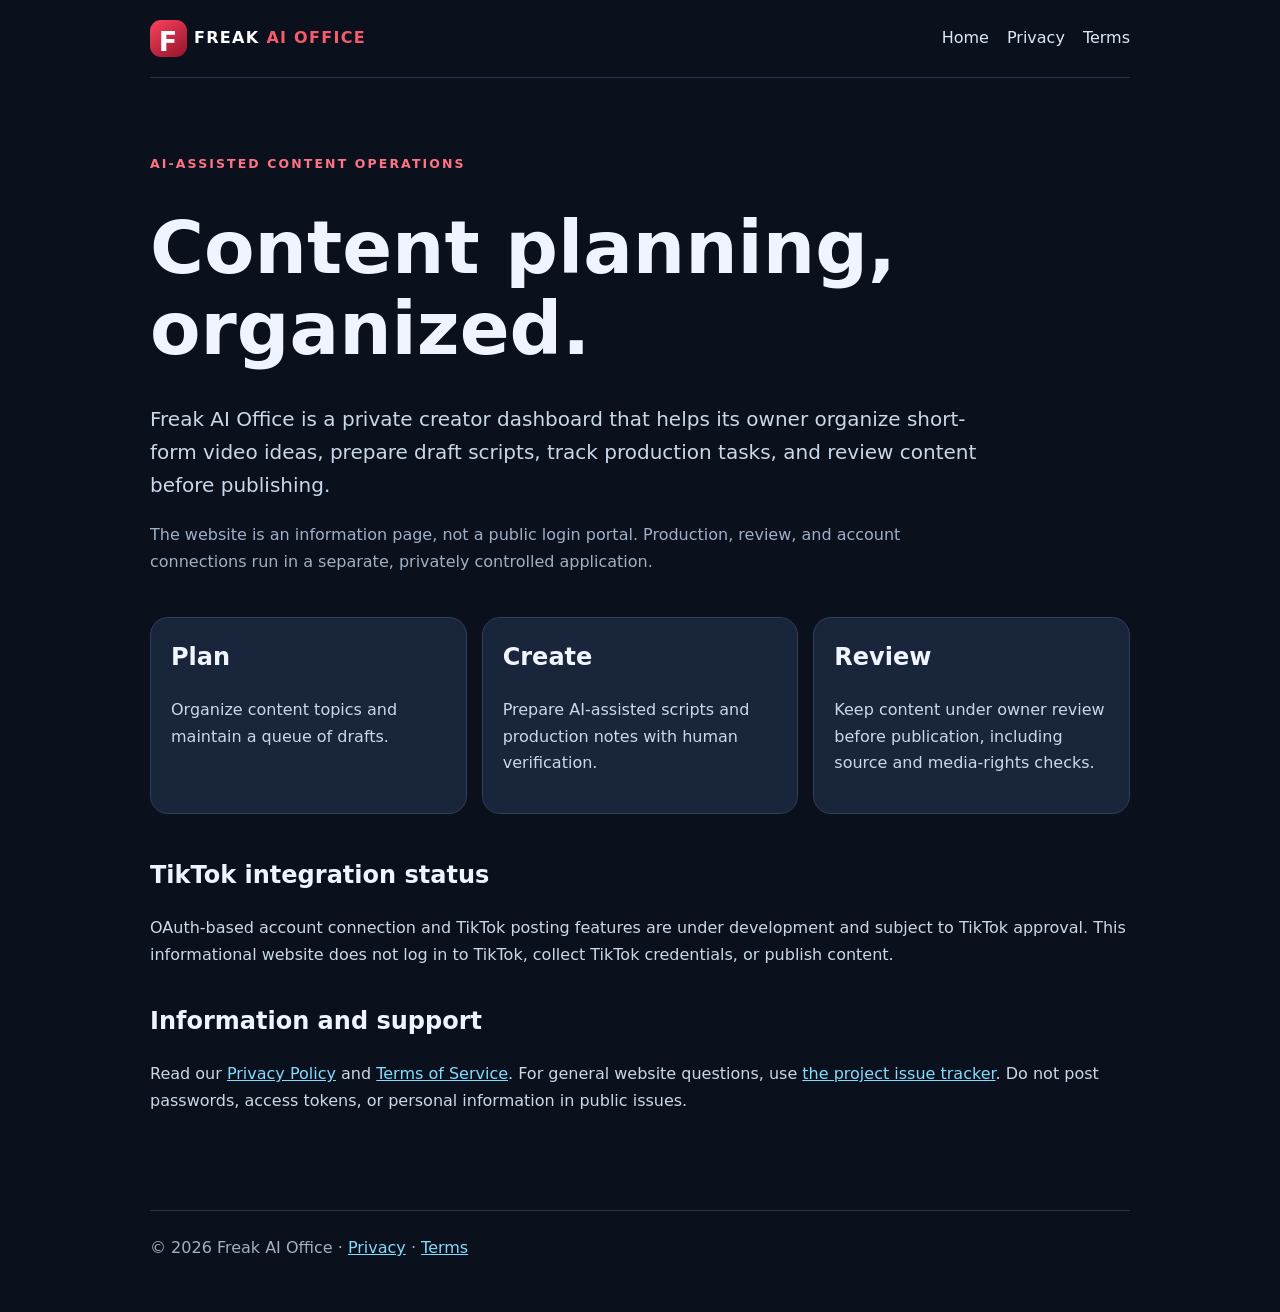
<file: index.html>
<!doctype html>
<html lang="en"><head><meta charset="utf-8"><meta name="viewport" content="width=device-width,initial-scale=1"><meta name="description" content="Freak AI Office is a private, AI-assisted content planning and review dashboard."><title>Freak AI Office | Official Information</title><link rel="stylesheet" href="style.css"></head>
<body><header class="shell"><a class="brand" href="./"><span class="mark">F</span> FREAK <strong>AI OFFICE</strong></a><nav aria-label="Main navigation"><a href="./">Home</a><a href="privacy.html">Privacy</a><a href="terms.html">Terms</a></nav></header>
<main class="shell"><section class="hero"><p class="eyebrow">AI-ASSISTED CONTENT OPERATIONS</p><h1>Content planning, organized.</h1><p class="lead">Freak AI Office is a private creator dashboard that helps its owner organize short-form video ideas, prepare draft scripts, track production tasks, and review content before publishing.</p><p class="note">The website is an information page, not a public login portal. Production, review, and account connections run in a separate, privately controlled application.</p></section>
<section class="cards" aria-label="Capabilities"><article><h2>Plan</h2><p>Organize content topics and maintain a queue of drafts.</p></article><article><h2>Create</h2><p>Prepare AI-assisted scripts and production notes with human verification.</p></article><article><h2>Review</h2><p>Keep content under owner review before publication, including source and media-rights checks.</p></article></section>
<section><h2>TikTok integration status</h2><p>OAuth-based account connection and TikTok posting features are under development and subject to TikTok approval. This informational website does not log in to TikTok, collect TikTok credentials, or publish content.</p></section>
<section><h2>Information and support</h2><p>Read our <a href="privacy.html">Privacy Policy</a> and <a href="terms.html">Terms of Service</a>. For general website questions, use <a href="https://github.com/ferdianwitama88/freak-ai-office-site/issues">the project issue tracker</a>. Do not post passwords, access tokens, or personal information in public issues.</p></section></main>
<footer class="shell">© 2026 Freak AI Office · <a href="privacy.html">Privacy</a> · <a href="terms.html">Terms</a></footer></body></html>
</file>
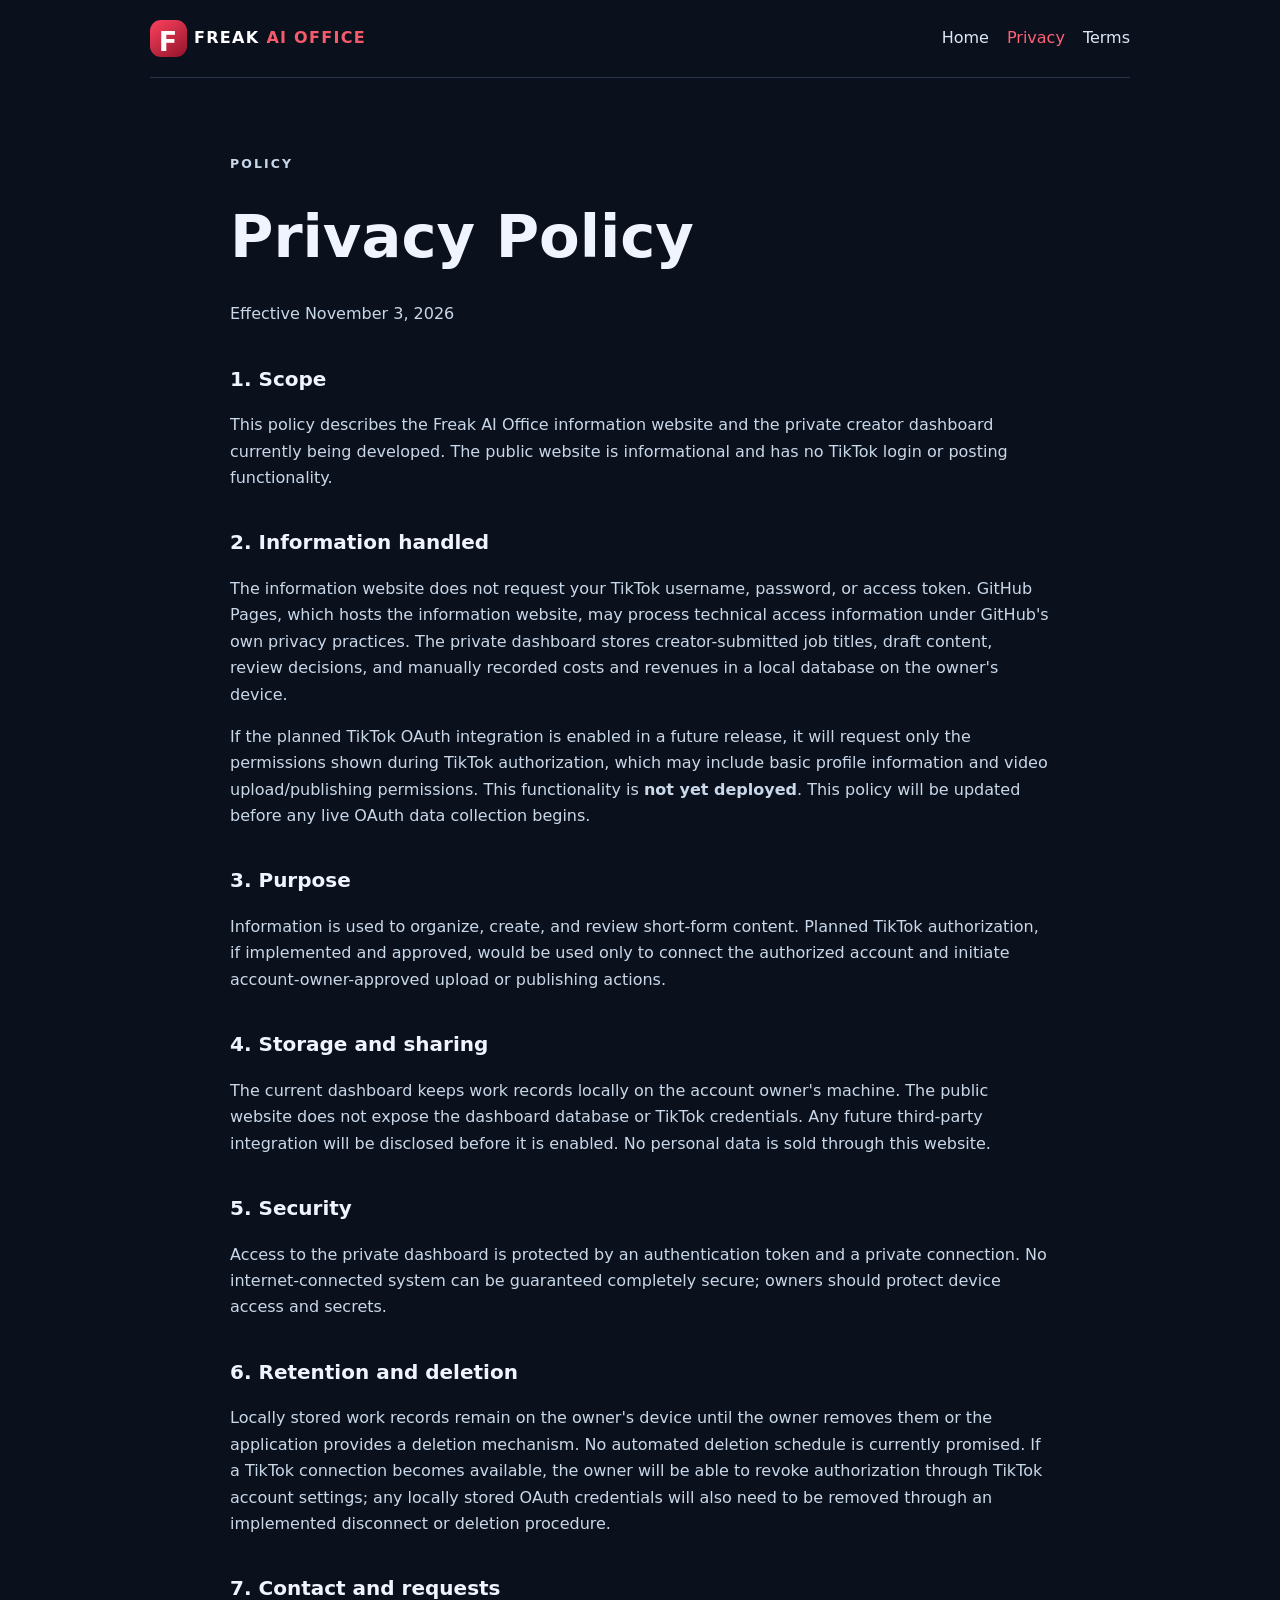
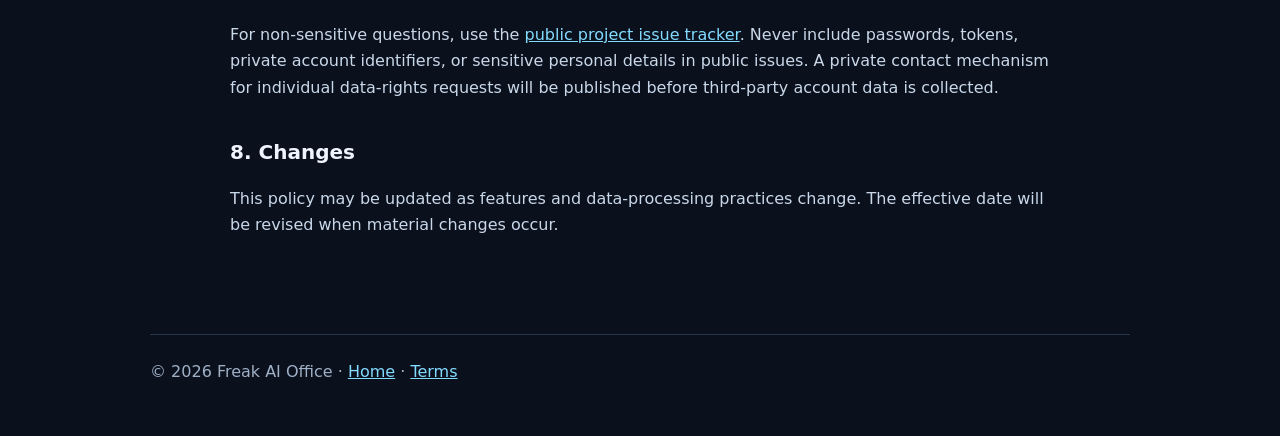
<file: privacy.html>
<!doctype html><html lang="en"><head><meta charset="utf-8"><meta name="viewport" content="width=device-width,initial-scale=1"><title>Privacy Policy | Freak AI Office</title><link rel="stylesheet" href="style.css"></head>
<body><header class="shell"><a class="brand" href="./"><span class="mark">F</span> FREAK <strong>AI OFFICE</strong></a><nav><a href="./">Home</a><a aria-current="page" href="privacy.html">Privacy</a><a href="terms.html">Terms</a></nav></header>
<main class="shell legal"><p class="eyebrow">POLICY</p><h1>Privacy Policy</h1><p class="muted">Effective November 3, 2026</p>
<h2>1. Scope</h2><p>This policy describes the Freak AI Office information website and the private creator dashboard currently being developed. The public website is informational and has no TikTok login or posting functionality.</p>
<h2>2. Information handled</h2><p>The information website does not request your TikTok username, password, or access token. GitHub Pages, which hosts the information website, may process technical access information under GitHub's own privacy practices. The private dashboard stores creator-submitted job titles, draft content, review decisions, and manually recorded costs and revenues in a local database on the owner's device.</p><p>If the planned TikTok OAuth integration is enabled in a future release, it will request only the permissions shown during TikTok authorization, which may include basic profile information and video upload/publishing permissions. This functionality is <strong>not yet deployed</strong>. This policy will be updated before any live OAuth data collection begins.</p>
<h2>3. Purpose</h2><p>Information is used to organize, create, and review short-form content. Planned TikTok authorization, if implemented and approved, would be used only to connect the authorized account and initiate account-owner-approved upload or publishing actions.</p>
<h2>4. Storage and sharing</h2><p>The current dashboard keeps work records locally on the account owner's machine. The public website does not expose the dashboard database or TikTok credentials. Any future third-party integration will be disclosed before it is enabled. No personal data is sold through this website.</p>
<h2>5. Security</h2><p>Access to the private dashboard is protected by an authentication token and a private connection. No internet-connected system can be guaranteed completely secure; owners should protect device access and secrets.</p>
<h2>6. Retention and deletion</h2><p>Locally stored work records remain on the owner's device until the owner removes them or the application provides a deletion mechanism. No automated deletion schedule is currently promised. If a TikTok connection becomes available, the owner will be able to revoke authorization through TikTok account settings; any locally stored OAuth credentials will also need to be removed through an implemented disconnect or deletion procedure.</p>
<h2>7. Contact and requests</h2><p>For non-sensitive questions, use the <a href="https://github.com/ferdianwitama88/freak-ai-office-site/issues">public project issue tracker</a>. Never include passwords, tokens, private account identifiers, or sensitive personal details in public issues. A private contact mechanism for individual data-rights requests will be published before third-party account data is collected.</p>
<h2>8. Changes</h2><p>This policy may be updated as features and data-processing practices change. The effective date will be revised when material changes occur.</p></main>
<footer class="shell">© 2026 Freak AI Office · <a href="./">Home</a> · <a href="terms.html">Terms</a></footer></body></html>
</file>
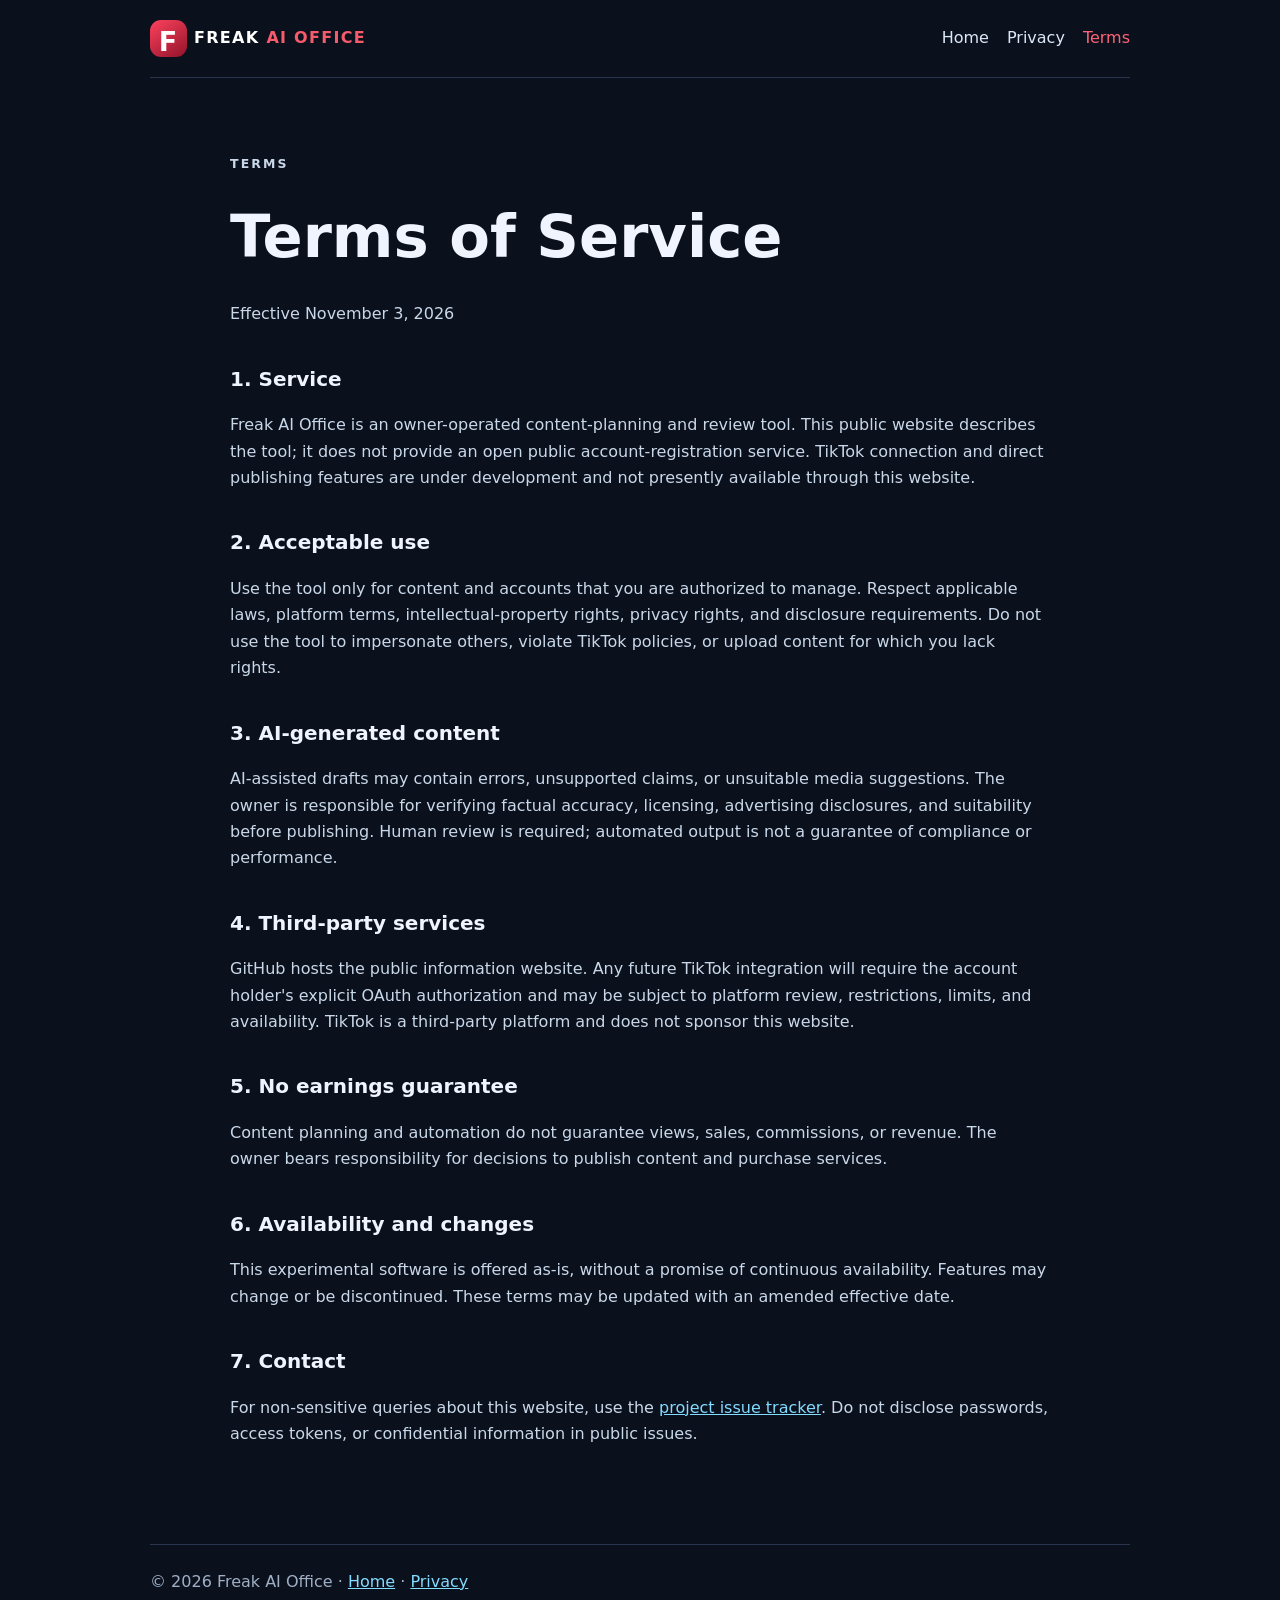
<file: terms.html>
<!doctype html><html lang="en"><head><meta charset="utf-8"><meta name="viewport" content="width=device-width,initial-scale=1"><title>Terms of Service | Freak AI Office</title><link rel="stylesheet" href="style.css"></head>
<body><header class="shell"><a class="brand" href="./"><span class="mark">F</span> FREAK <strong>AI OFFICE</strong></a><nav><a href="./">Home</a><a href="privacy.html">Privacy</a><a aria-current="page" href="terms.html">Terms</a></nav></header>
<main class="shell legal"><p class="eyebrow">TERMS</p><h1>Terms of Service</h1><p class="muted">Effective November 3, 2026</p>
<h2>1. Service</h2><p>Freak AI Office is an owner-operated content-planning and review tool. This public website describes the tool; it does not provide an open public account-registration service. TikTok connection and direct publishing features are under development and not presently available through this website.</p>
<h2>2. Acceptable use</h2><p>Use the tool only for content and accounts that you are authorized to manage. Respect applicable laws, platform terms, intellectual-property rights, privacy rights, and disclosure requirements. Do not use the tool to impersonate others, violate TikTok policies, or upload content for which you lack rights.</p>
<h2>3. AI-generated content</h2><p>AI-assisted drafts may contain errors, unsupported claims, or unsuitable media suggestions. The owner is responsible for verifying factual accuracy, licensing, advertising disclosures, and suitability before publishing. Human review is required; automated output is not a guarantee of compliance or performance.</p>
<h2>4. Third-party services</h2><p>GitHub hosts the public information website. Any future TikTok integration will require the account holder's explicit OAuth authorization and may be subject to platform review, restrictions, limits, and availability. TikTok is a third-party platform and does not sponsor this website.</p>
<h2>5. No earnings guarantee</h2><p>Content planning and automation do not guarantee views, sales, commissions, or revenue. The owner bears responsibility for decisions to publish content and purchase services.</p>
<h2>6. Availability and changes</h2><p>This experimental software is offered as-is, without a promise of continuous availability. Features may change or be discontinued. These terms may be updated with an amended effective date.</p>
<h2>7. Contact</h2><p>For non-sensitive queries about this website, use the <a href="https://github.com/ferdianwitama88/freak-ai-office-site/issues">project issue tracker</a>. Do not disclose passwords, access tokens, or confidential information in public issues.</p></main>
<footer class="shell">© 2026 Freak AI Office · <a href="./">Home</a> · <a href="privacy.html">Privacy</a></footer></body></html>
</file>
<file: style.css>
:root{color-scheme:dark;font-family:Inter,system-ui,-apple-system,Segoe UI,Arial,sans-serif;background:#0b101d;color:#eff4ff}*{box-sizing:border-box}body{margin:0;line-height:1.65}.shell{width:min(980px,calc(100% - 36px));margin-inline:auto}header{display:flex;justify-content:space-between;align-items:center;gap:12px;padding:20px 0;border-bottom:1px solid #29354c}.brand{display:flex;align-items:center;gap:7px;font-weight:750;letter-spacing:.08em;color:white;text-decoration:none}.brand strong{color:#f65b6b}.mark{display:inline-grid;place-items:center;width:37px;height:37px;background:linear-gradient(145deg,#fd425e,#92132a);border-radius:11px;font-size:27px;font-weight:900}nav{display:flex;gap:18px}a{color:#83dbff}nav a{color:#dce8f7;text-decoration:none}nav a:hover,nav a[aria-current]{color:#ff6276}main{padding:64px 0 80px}.eyebrow{color:#ff7385;letter-spacing:.17em;font-size:.78rem;font-weight:800}.hero{max-width:850px}.hero h1{font-size:clamp(2.3rem,7vw,4.6rem);line-height:1.1;margin:.45em 0}.lead{font-size:1.25rem;color:#c9d8e9}.note,.muted{color:#9fb0c6}.cards{display:grid;grid-template-columns:repeat(3,1fr);gap:15px;margin:42px 0}.cards article{border:1px solid #304058;border-radius:18px;background:#18253a;padding:20px}.cards h2{margin-top:0}section+section{margin-top:34px}section p,.legal p{color:#c9d8e9}.legal{max-width:820px}.legal h1{font-size:clamp(2.2rem,6vw,3.7rem);margin:.2em 0}.legal h2{margin-top:35px;font-size:1.25rem}footer{padding:24px 0 50px;border-top:1px solid #29354c;color:#9fb0c6}@media(max-width:640px){header{flex-wrap:wrap}.brand{font-size:.9rem}.cards{grid-template-columns:1fr}nav{gap:15px}main{padding-top:38px}}
</file>
